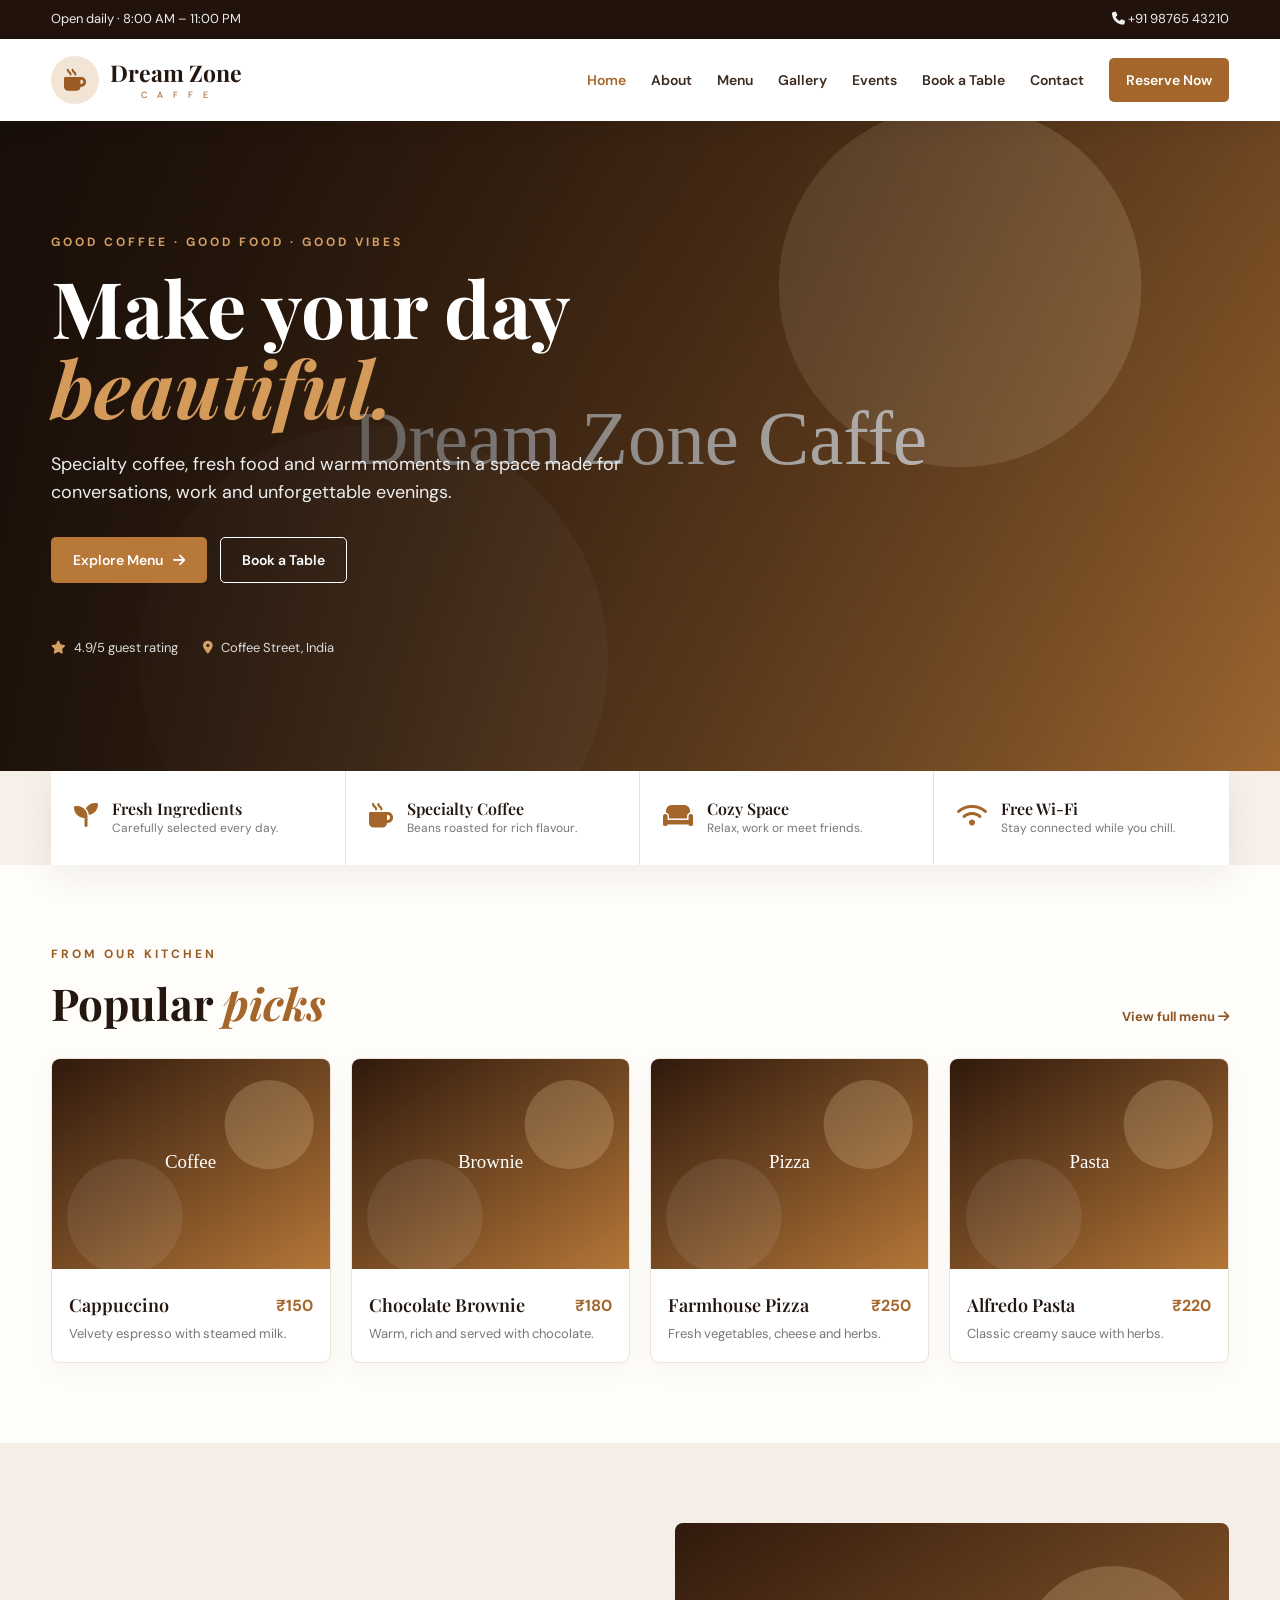
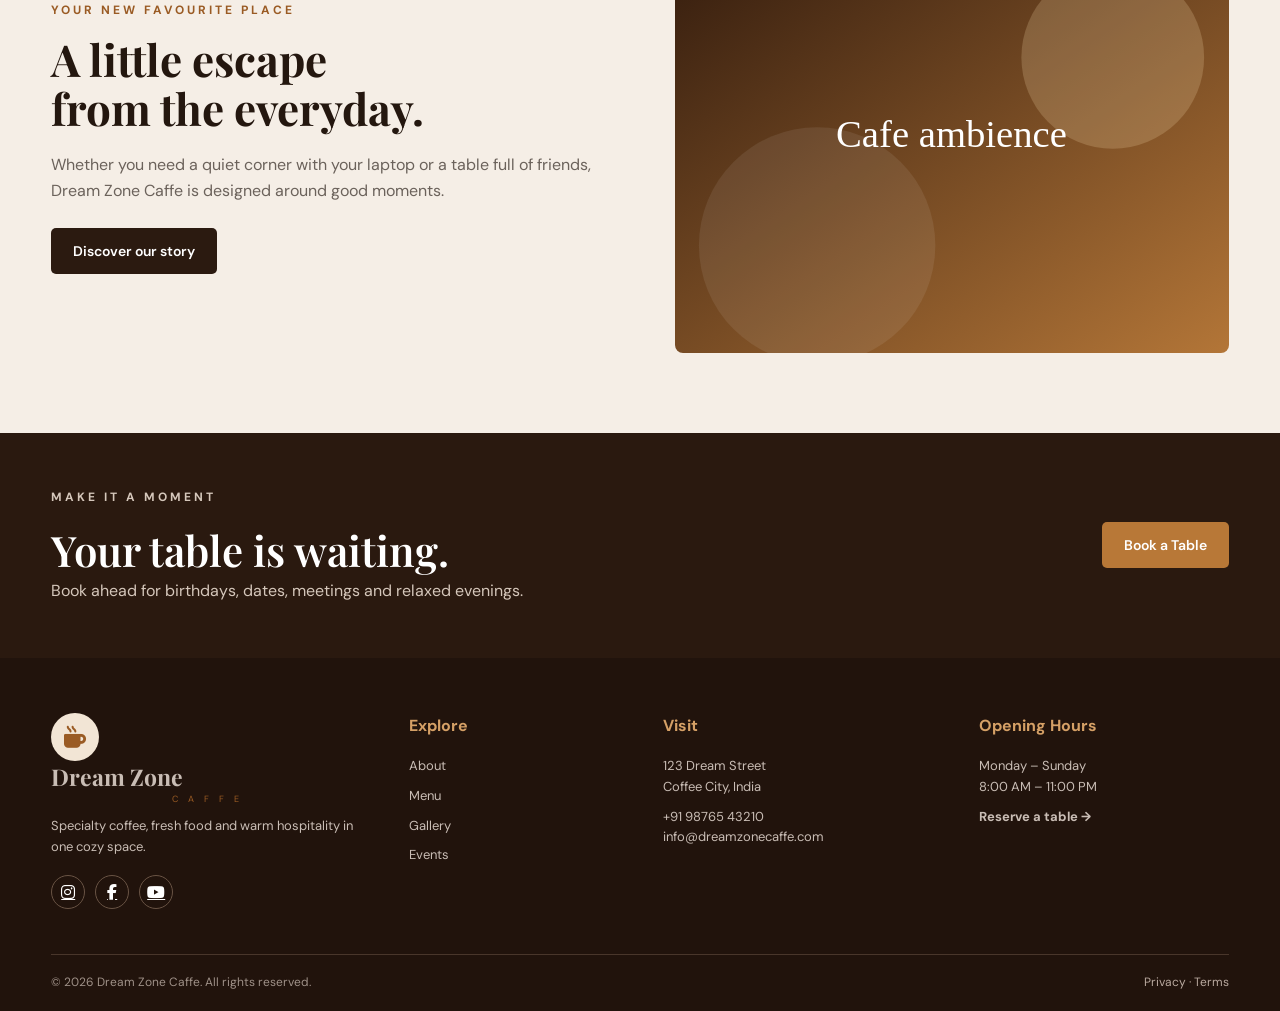
<file: index.html>
<!DOCTYPE html>
<html lang="en">
<head>
<meta charset="UTF-8">
<meta name="viewport" content="width=device-width, initial-scale=1.0">
<title>Dream Zone Caffe | Home</title>
<link rel="stylesheet" href="style.css">
<link rel="preconnect" href="https://fonts.googleapis.com">
<link rel="preconnect" href="https://fonts.gstatic.com" crossorigin>
<link href="https://fonts.googleapis.com/css2?family=DM+Sans:wght@400;500;600;700&family=Playfair+Display:wght@500;600;700&display=swap" rel="stylesheet">
<link rel="stylesheet" href="https://cdnjs.cloudflare.com/ajax/libs/font-awesome/6.5.2/css/all.min.css">
</head>
<body>
<div class="topbar"><div>Open daily · 8:00 AM – 11:00 PM</div><div><i class="fa-solid fa-phone"></i> +91 98765 43210</div></div>
<header class="header">
<a class="brand" href="index.html"><span class="brand-mark"><i class="fa-solid fa-mug-hot"></i></span><span><strong>Dream Zone</strong><small>C A F F E</small></span></a>
<button class="menu-toggle" aria-label="Open menu"><i class="fa-solid fa-bars"></i></button>
<nav class="nav">
<a class="active" href="index.html">Home</a><a href="about.html">About</a><a href="menu.html">Menu</a><a href="gallery.html">Gallery</a><a href="events.html">Events</a><a href="booking.html">Book a Table</a><a href="contact.html">Contact</a>
<a class="nav-cta" href="booking.html">Reserve Now</a>
</nav>
</header>

<main>
<section class="hero">
<div class="hero-overlay"></div>
<div class="container hero-content">
<p class="eyebrow">GOOD COFFEE · GOOD FOOD · GOOD VIBES</p>
<h1>Make your day<br><span>beautiful.</span></h1>
<p class="hero-text">Specialty coffee, fresh food and warm moments in a space made for conversations, work and unforgettable evenings.</p>
<div class="hero-actions"><a class="btn btn-primary" href="menu.html">Explore Menu <i class="fa-solid fa-arrow-right"></i></a><a class="btn btn-light-outline" href="booking.html">Book a Table</a></div>
<div class="hero-meta"><span><i class="fa-solid fa-star"></i> 4.9/5 guest rating</span><span><i class="fa-solid fa-location-dot"></i> Coffee Street, India</span></div>
</div>
</section>

<section class="features section">
<div class="container feature-grid">
<div class="feature"><i class="fa-solid fa-seedling"></i><div><h3>Fresh Ingredients</h3><p>Carefully selected every day.</p></div></div>
<div class="feature"><i class="fa-solid fa-mug-hot"></i><div><h3>Specialty Coffee</h3><p>Beans roasted for rich flavour.</p></div></div>
<div class="feature"><i class="fa-solid fa-couch"></i><div><h3>Cozy Space</h3><p>Relax, work or meet friends.</p></div></div>
<div class="feature"><i class="fa-solid fa-wifi"></i><div><h3>Free Wi-Fi</h3><p>Stay connected while you chill.</p></div></div>
</div>
</section>

<section class="section">
<div class="container section-head"><div><p class="eyebrow dark">FROM OUR KITCHEN</p><h2>Popular <span>picks</span></h2></div><a class="text-link" href="menu.html">View full menu <i class="fa-solid fa-arrow-right"></i></a></div>
<div class="container cards-4">
<article class="food-card"><img src="images/coffee.svg" alt="Cappuccino"><div><div class="food-top"><h3>Cappuccino</h3><strong>₹150</strong></div><p>Velvety espresso with steamed milk.</p></div></article>
<article class="food-card"><img src="images/brownie.svg" alt="Chocolate brownie"><div><div class="food-top"><h3>Chocolate Brownie</h3><strong>₹180</strong></div><p>Warm, rich and served with chocolate.</p></div></article>
<article class="food-card"><img src="images/pizza.svg" alt="Farmhouse pizza"><div><div class="food-top"><h3>Farmhouse Pizza</h3><strong>₹250</strong></div><p>Fresh vegetables, cheese and herbs.</p></div></article>
<article class="food-card"><img src="images/pasta.svg" alt="Alfredo pasta"><div><div class="food-top"><h3>Alfredo Pasta</h3><strong>₹220</strong></div><p>Classic creamy sauce with herbs.</p></div></article>
</div>
</section>

<section class="split section muted">
<div class="container split-grid">
<div><p class="eyebrow dark">YOUR NEW FAVOURITE PLACE</p><h2>A little escape<br>from the everyday.</h2><p class="lead">Whether you need a quiet corner with your laptop or a table full of friends, Dream Zone Caffe is designed around good moments.</p><a class="btn btn-dark" href="about.html">Discover our story</a></div>
<div class="image-frame"><img src="images/cafe1.svg" alt="Dream Zone Caffe interior"></div>
</div>
</section>

<section class="booking-banner">
<div class="container booking-inner"><div><p class="eyebrow">MAKE IT A MOMENT</p><h2>Your table is waiting.</h2><p>Book ahead for birthdays, dates, meetings and relaxed evenings.</p></div><a class="btn btn-primary" href="booking.html">Book a Table</a></div>
</section>
</main>
<footer>
<div class="container footer-grid">
<div><a class="brand footer-brand" href="index.html"><span class="brand-mark"><i class="fa-solid fa-mug-hot"></i></span><span><strong>Dream Zone</strong><small>C A F F E</small></span></a><p>Specialty coffee, fresh food and warm hospitality in one cozy space.</p><div class="socials"><a href="#"><i class="fa-brands fa-instagram"></i></a><a href="#"><i class="fa-brands fa-facebook-f"></i></a><a href="#"><i class="fa-brands fa-youtube"></i></a></div></div>
<div><h4>Explore</h4><a href="about.html">About</a><a href="menu.html">Menu</a><a href="gallery.html">Gallery</a><a href="events.html">Events</a></div>
<div><h4>Visit</h4><p>123 Dream Street<br>Coffee City, India</p><p>+91 98765 43210<br>info@dreamzonecaffe.com</p></div>
<div><h4>Opening Hours</h4><p>Monday – Sunday<br>8:00 AM – 11:00 PM</p><a class="text-link" href="booking.html">Reserve a table →</a></div>
</div>
<div class="container copyright"><span>© 2026 Dream Zone Caffe. All rights reserved.</span><span>Privacy · Terms</span></div>
</footer>
<script src="script.js"></script>
</body>
</html>
</file>
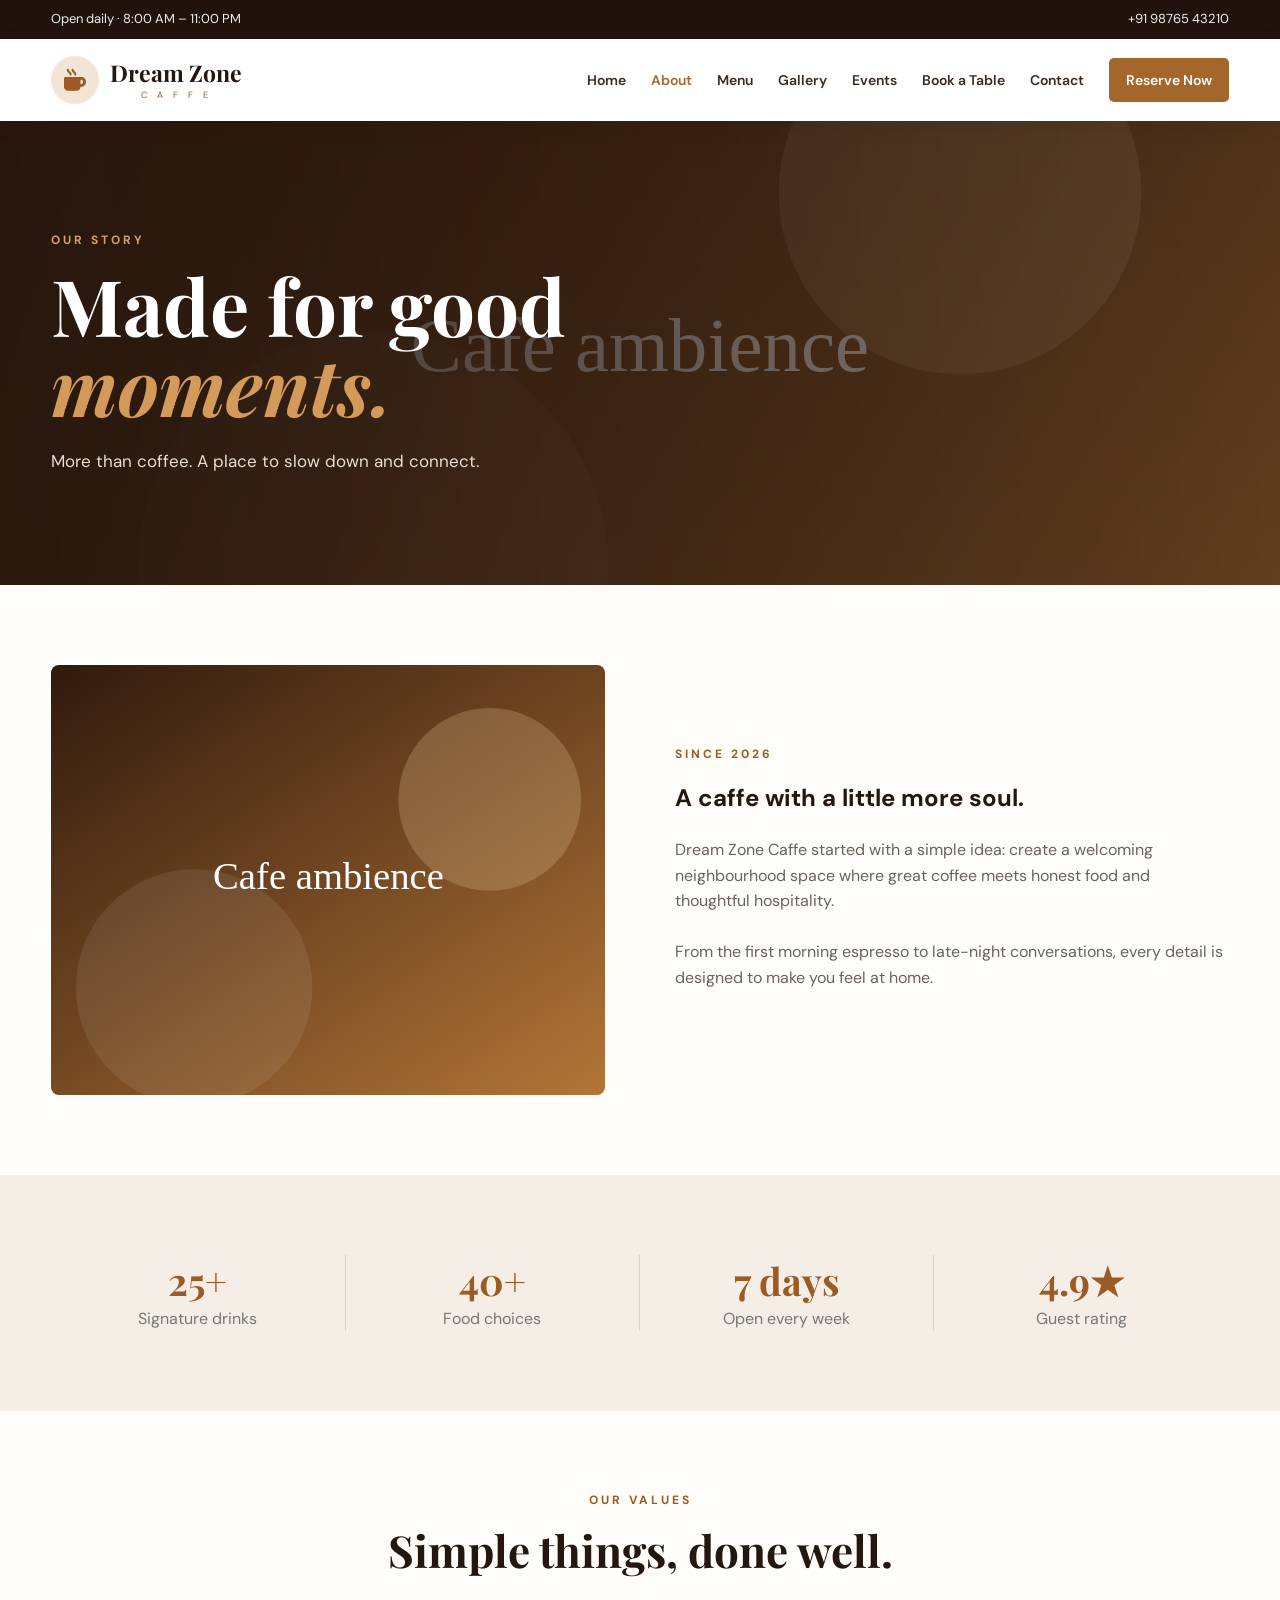
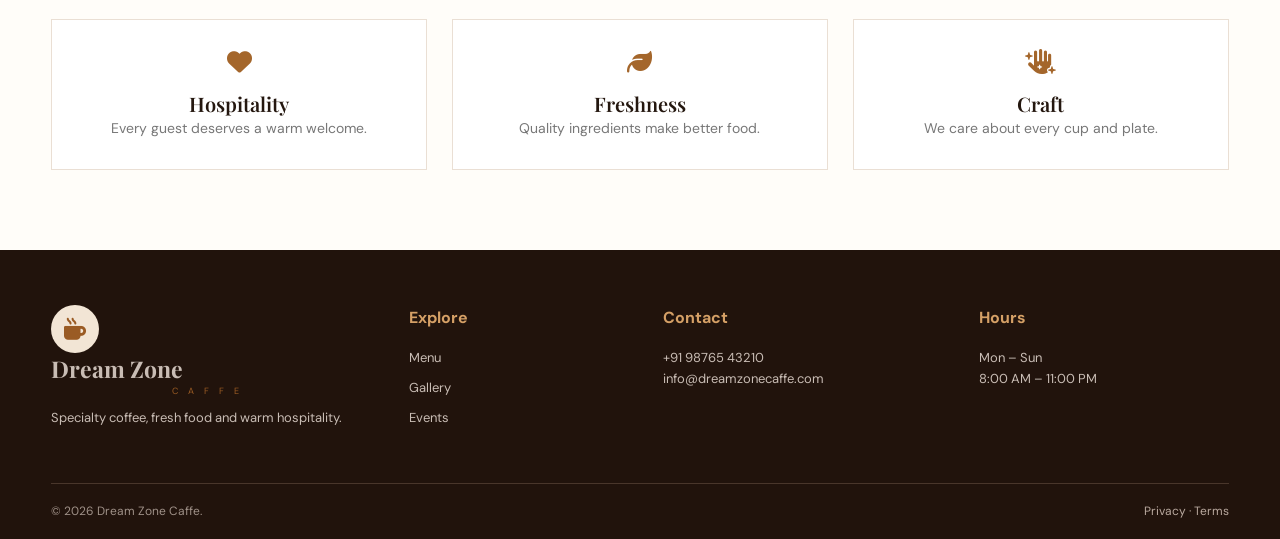
<file: about.html>
<!DOCTYPE html>
<html lang="en"><head>
<meta charset="UTF-8"><meta name="viewport" content="width=device-width, initial-scale=1.0"><title>About | Dream Zone Caffe</title>
<link rel="stylesheet" href="style.css"><link href="https://fonts.googleapis.com/css2?family=DM+Sans:wght@400;500;600;700&family=Playfair+Display:wght@500;600;700&display=swap" rel="stylesheet"><link rel="stylesheet" href="https://cdnjs.cloudflare.com/ajax/libs/font-awesome/6.5.2/css/all.min.css"></head>
<body>
<div class="topbar"><div>Open daily · 8:00 AM – 11:00 PM</div><div>+91 98765 43210</div></div>
<header class="header"><a class="brand" href="index.html"><span class="brand-mark"><i class="fa-solid fa-mug-hot"></i></span><span><strong>Dream Zone</strong><small>C A F F E</small></span></a><button class="menu-toggle"><i class="fa-solid fa-bars"></i></button><nav class="nav"><a href="index.html">Home</a><a class="active" href="about.html">About</a><a href="menu.html">Menu</a><a href="gallery.html">Gallery</a><a href="events.html">Events</a><a href="booking.html">Book a Table</a><a href="contact.html">Contact</a><a class="nav-cta" href="booking.html">Reserve Now</a></nav></header>
<main>
<section class="page-hero"><div class="container"><p class="eyebrow">OUR STORY</p><h1>Made for good<br><span>moments.</span></h1><p>More than coffee. A place to slow down and connect.</p></div></section>
<section class="section"><div class="container split-grid"><div class="image-frame"><img src="images/cafe2.svg" alt="Cafe interior"></div><div><p class="eyebrow dark">SINCE 2026</p><h2>A caffe with a little more soul.</h2><p class="lead">Dream Zone Caffe started with a simple idea: create a welcoming neighbourhood space where great coffee meets honest food and thoughtful hospitality.</p><p class="lead">From the first morning espresso to late-night conversations, every detail is designed to make you feel at home.</p></div></div></section>
<section class="section muted"><div class="container stats"><div><strong>25+</strong><span>Signature drinks</span></div><div><strong>40+</strong><span>Food choices</span></div><div><strong>7 days</strong><span>Open every week</span></div><div><strong>4.9★</strong><span>Guest rating</span></div></div></section>
<section class="section"><div class="container centered"><p class="eyebrow dark">OUR VALUES</p><h2>Simple things, done well.</h2><div class="values"><div><i class="fa-solid fa-heart"></i><h3>Hospitality</h3><p>Every guest deserves a warm welcome.</p></div><div><i class="fa-solid fa-leaf"></i><h3>Freshness</h3><p>Quality ingredients make better food.</p></div><div><i class="fa-solid fa-hand-sparkles"></i><h3>Craft</h3><p>We care about every cup and plate.</p></div></div></div></section>
</main>
<footer><div class="container footer-grid"><div><a class="brand footer-brand" href="index.html"><span class="brand-mark"><i class="fa-solid fa-mug-hot"></i></span><span><strong>Dream Zone</strong><small>C A F F E</small></span></a><p>Specialty coffee, fresh food and warm hospitality.</p></div><div><h4>Explore</h4><a href="menu.html">Menu</a><a href="gallery.html">Gallery</a><a href="events.html">Events</a></div><div><h4>Contact</h4><p>+91 98765 43210<br>info@dreamzonecaffe.com</p></div><div><h4>Hours</h4><p>Mon – Sun<br>8:00 AM – 11:00 PM</p></div></div><div class="container copyright"><span>© 2026 Dream Zone Caffe.</span><span>Privacy · Terms</span></div></footer><script src="script.js"></script></body></html>
</file>
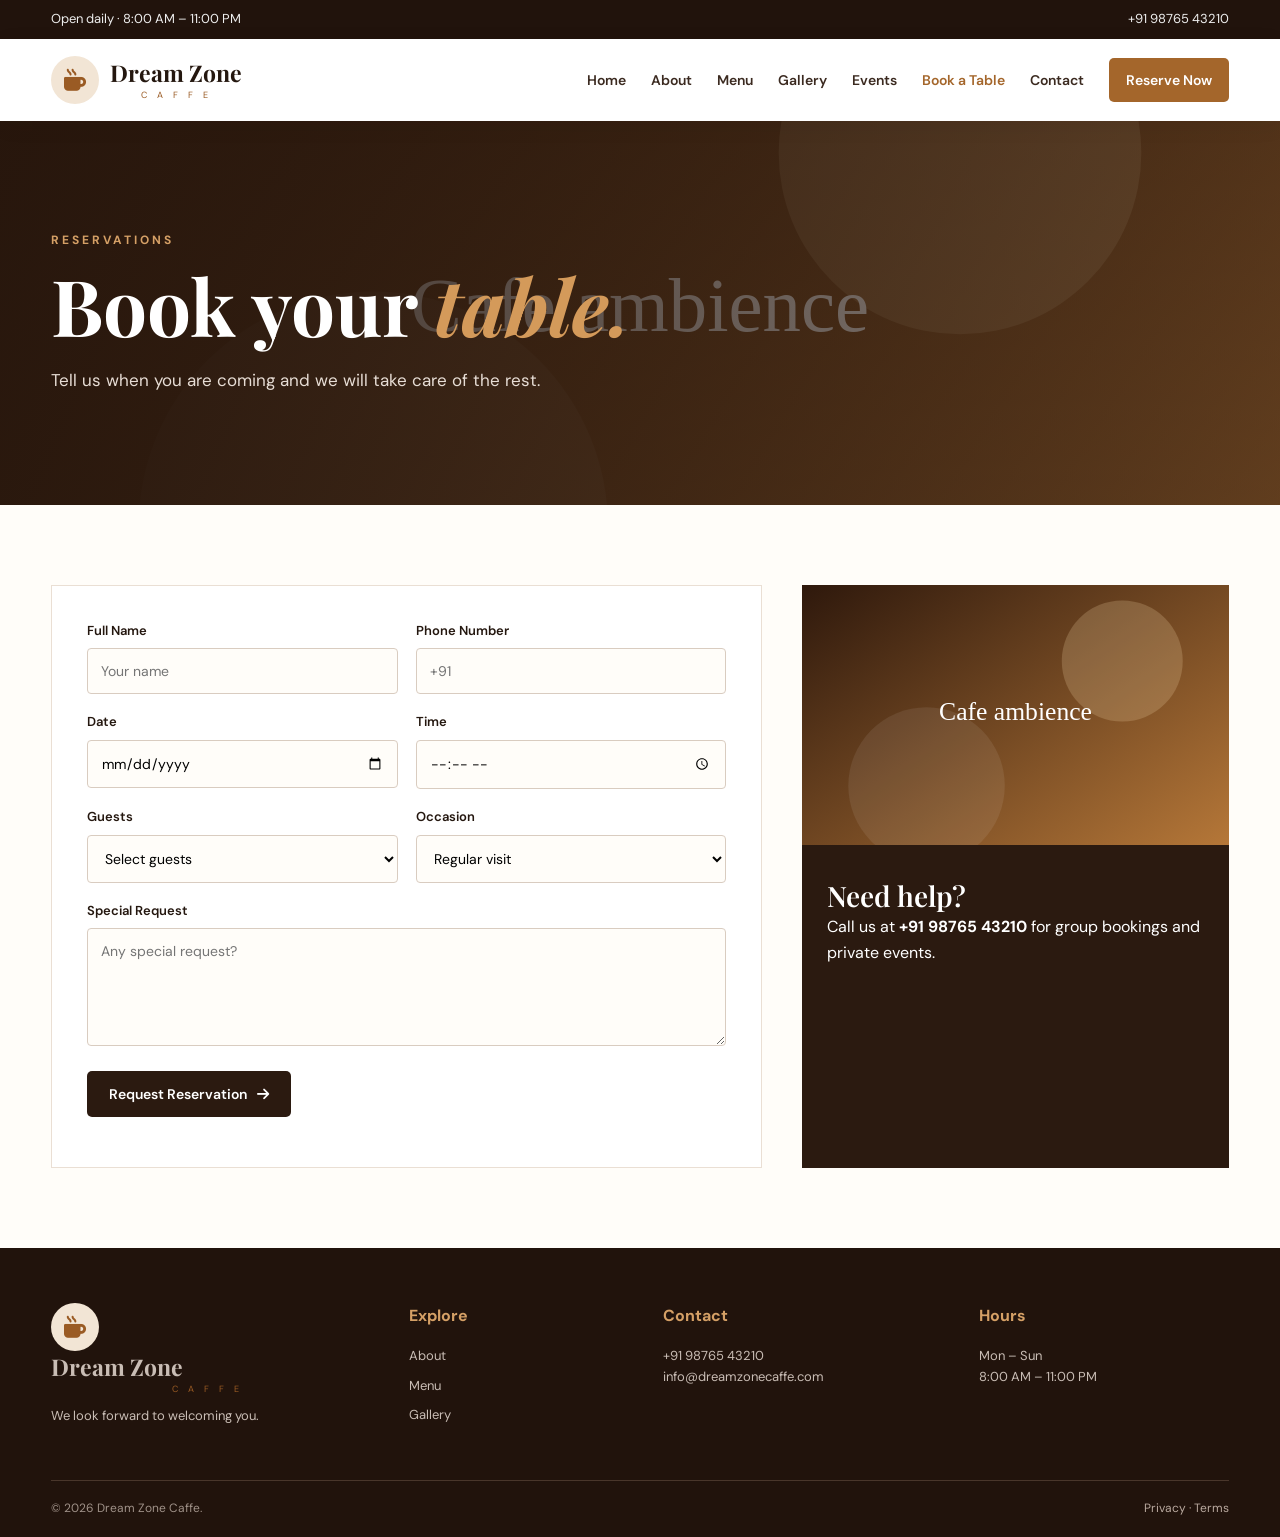
<file: booking.html>
<!DOCTYPE html>
<html lang="en"><head><meta charset="UTF-8"><meta name="viewport" content="width=device-width, initial-scale=1.0"><title>Book a Table | Dream Zone Caffe</title><link rel="stylesheet" href="style.css"><link href="https://fonts.googleapis.com/css2?family=DM+Sans:wght@400;500;600;700&family=Playfair+Display:wght@500;600;700&display=swap" rel="stylesheet"><link rel="stylesheet" href="https://cdnjs.cloudflare.com/ajax/libs/font-awesome/6.5.2/css/all.min.css"></head>
<body><div class="topbar"><div>Open daily · 8:00 AM – 11:00 PM</div><div>+91 98765 43210</div></div><header class="header"><a class="brand" href="index.html"><span class="brand-mark"><i class="fa-solid fa-mug-hot"></i></span><span><strong>Dream Zone</strong><small>C A F F E</small></span></a><button class="menu-toggle"><i class="fa-solid fa-bars"></i></button><nav class="nav"><a href="index.html">Home</a><a href="about.html">About</a><a href="menu.html">Menu</a><a href="gallery.html">Gallery</a><a href="events.html">Events</a><a class="active" href="booking.html">Book a Table</a><a href="contact.html">Contact</a><a class="nav-cta" href="booking.html">Reserve Now</a></nav></header>
<main><section class="page-hero"><div class="container"><p class="eyebrow">RESERVATIONS</p><h1>Book your <span>table.</span></h1><p>Tell us when you are coming and we will take care of the rest.</p></div></section><section class="section"><div class="container form-wrap"><form class="booking-form" id="bookingForm"><div class="form-row"><label>Full Name<input type="text" required placeholder="Your name"></label><label>Phone Number<input type="tel" required placeholder="+91"></label></div><div class="form-row"><label>Date<input type="date" required></label><label>Time<input type="time" required></label></div><div class="form-row"><label>Guests<select required><option value="">Select guests</option><option>1</option><option>2</option><option>3</option><option>4</option><option>5+</option></select></label><label>Occasion<select><option>Regular visit</option><option>Birthday</option><option>Meeting</option><option>Date</option><option>Private event</option></select></label></div><label>Special Request<textarea rows="5" placeholder="Any special request?"></textarea></label><button class="btn btn-dark" type="submit">Request Reservation <i class="fa-solid fa-arrow-right"></i></button><p class="form-message" id="bookingMessage"></p></form><aside class="form-side"><img src="images/cafe3.svg" alt="Cafe ambience"><div><h2>Need help?</h2><p>Call us at <strong>+91 98765 43210</strong> for group bookings and private events.</p></div></aside></div></section></main>
<footer><div class="container footer-grid"><div><a class="brand footer-brand" href="index.html"><span class="brand-mark"><i class="fa-solid fa-mug-hot"></i></span><span><strong>Dream Zone</strong><small>C A F F E</small></span></a><p>We look forward to welcoming you.</p></div><div><h4>Explore</h4><a href="about.html">About</a><a href="menu.html">Menu</a><a href="gallery.html">Gallery</a></div><div><h4>Contact</h4><p>+91 98765 43210<br>info@dreamzonecaffe.com</p></div><div><h4>Hours</h4><p>Mon – Sun<br>8:00 AM – 11:00 PM</p></div></div><div class="container copyright"><span>© 2026 Dream Zone Caffe.</span><span>Privacy · Terms</span></div></footer><script src="script.js"></script></body></html>
</file>
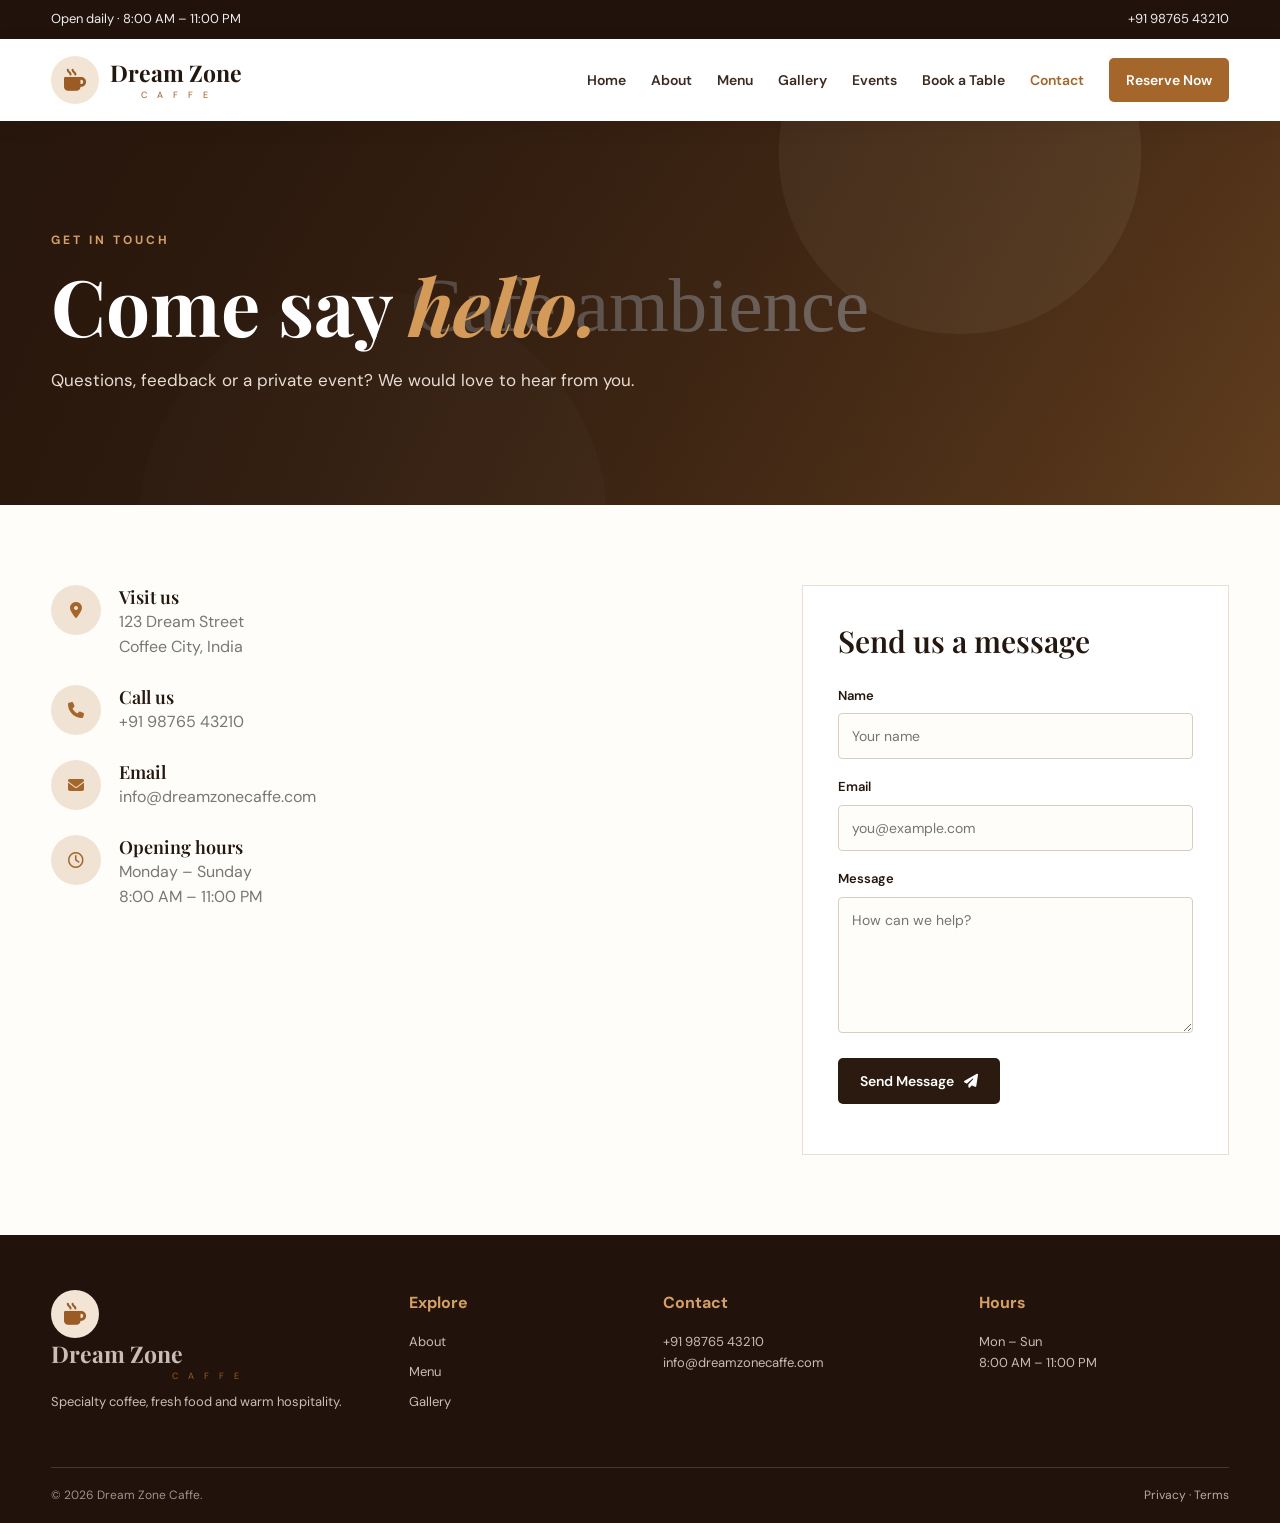
<file: contact.html>
<!DOCTYPE html>
<html lang="en"><head><meta charset="UTF-8"><meta name="viewport" content="width=device-width, initial-scale=1.0"><title>Contact | Dream Zone Caffe</title><link rel="stylesheet" href="style.css"><link href="https://fonts.googleapis.com/css2?family=DM+Sans:wght@400;500;600;700&family=Playfair+Display:wght@500;600;700&display=swap" rel="stylesheet"><link rel="stylesheet" href="https://cdnjs.cloudflare.com/ajax/libs/font-awesome/6.5.2/css/all.min.css"></head>
<body><div class="topbar"><div>Open daily · 8:00 AM – 11:00 PM</div><div>+91 98765 43210</div></div><header class="header"><a class="brand" href="index.html"><span class="brand-mark"><i class="fa-solid fa-mug-hot"></i></span><span><strong>Dream Zone</strong><small>C A F F E</small></span></a><button class="menu-toggle"><i class="fa-solid fa-bars"></i></button><nav class="nav"><a href="index.html">Home</a><a href="about.html">About</a><a href="menu.html">Menu</a><a href="gallery.html">Gallery</a><a href="events.html">Events</a><a href="booking.html">Book a Table</a><a class="active" href="contact.html">Contact</a><a class="nav-cta" href="booking.html">Reserve Now</a></nav></header>
<main><section class="page-hero"><div class="container"><p class="eyebrow">GET IN TOUCH</p><h1>Come say <span>hello.</span></h1><p>Questions, feedback or a private event? We would love to hear from you.</p></div></section><section class="section"><div class="container contact-grid"><div class="contact-info"><div><i class="fa-solid fa-location-dot"></i><div><h3>Visit us</h3><p>123 Dream Street<br>Coffee City, India</p></div></div><div><i class="fa-solid fa-phone"></i><div><h3>Call us</h3><p>+91 98765 43210</p></div></div><div><i class="fa-solid fa-envelope"></i><div><h3>Email</h3><p>info@dreamzonecaffe.com</p></div></div><div><i class="fa-regular fa-clock"></i><div><h3>Opening hours</h3><p>Monday – Sunday<br>8:00 AM – 11:00 PM</p></div></div></div><form class="contact-form" id="contactForm"><h2>Send us a message</h2><label>Name<input type="text" required placeholder="Your name"></label><label>Email<input type="email" required placeholder="you@example.com"></label><label>Message<textarea rows="6" required placeholder="How can we help?"></textarea></label><button class="btn btn-dark" type="submit">Send Message <i class="fa-solid fa-paper-plane"></i></button><p class="form-message" id="contactMessage"></p></form></div></section></main>
<footer><div class="container footer-grid"><div><a class="brand footer-brand" href="index.html"><span class="brand-mark"><i class="fa-solid fa-mug-hot"></i></span><span><strong>Dream Zone</strong><small>C A F F E</small></span></a><p>Specialty coffee, fresh food and warm hospitality.</p></div><div><h4>Explore</h4><a href="about.html">About</a><a href="menu.html">Menu</a><a href="gallery.html">Gallery</a></div><div><h4>Contact</h4><p>+91 98765 43210<br>info@dreamzonecaffe.com</p></div><div><h4>Hours</h4><p>Mon – Sun<br>8:00 AM – 11:00 PM</p></div></div><div class="container copyright"><span>© 2026 Dream Zone Caffe.</span><span>Privacy · Terms</span></div></footer><script src="script.js"></script></body></html>
</file>
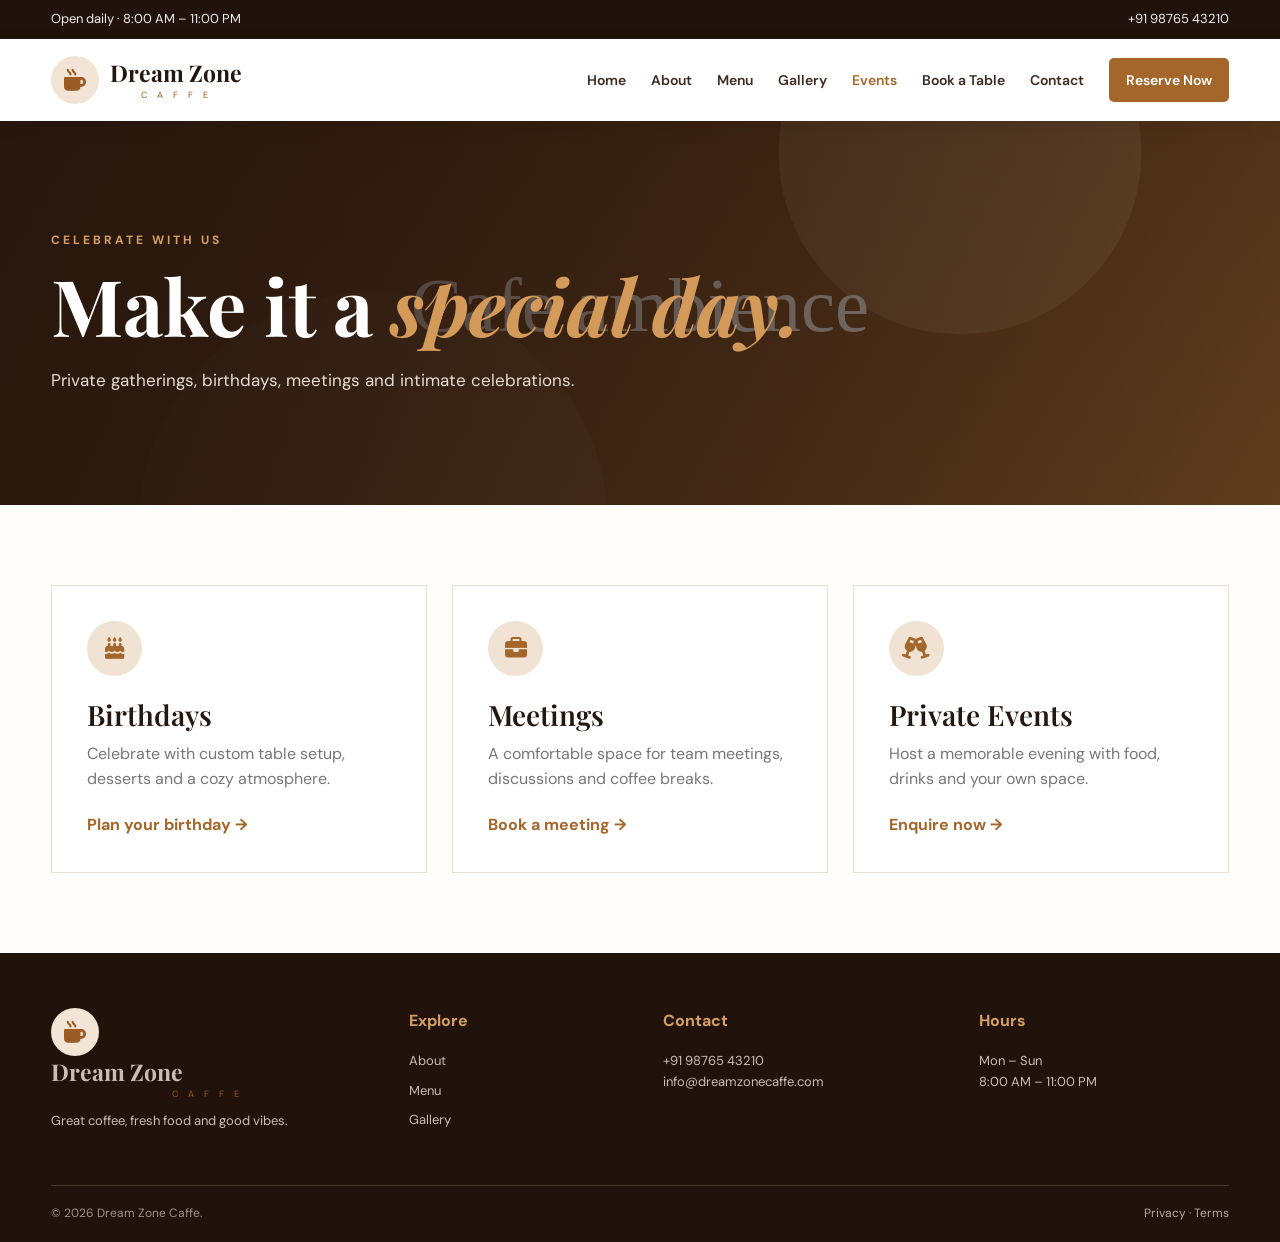
<file: events.html>
<!DOCTYPE html>
<html lang="en"><head><meta charset="UTF-8"><meta name="viewport" content="width=device-width, initial-scale=1.0"><title>Events | Dream Zone Caffe</title><link rel="stylesheet" href="style.css"><link href="https://fonts.googleapis.com/css2?family=DM+Sans:wght@400;500;600;700&family=Playfair+Display:wght@500;600;700&display=swap" rel="stylesheet"><link rel="stylesheet" href="https://cdnjs.cloudflare.com/ajax/libs/font-awesome/6.5.2/css/all.min.css"></head>
<body><div class="topbar"><div>Open daily · 8:00 AM – 11:00 PM</div><div>+91 98765 43210</div></div><header class="header"><a class="brand" href="index.html"><span class="brand-mark"><i class="fa-solid fa-mug-hot"></i></span><span><strong>Dream Zone</strong><small>C A F F E</small></span></a><button class="menu-toggle"><i class="fa-solid fa-bars"></i></button><nav class="nav"><a href="index.html">Home</a><a href="about.html">About</a><a href="menu.html">Menu</a><a href="gallery.html">Gallery</a><a class="active" href="events.html">Events</a><a href="booking.html">Book a Table</a><a href="contact.html">Contact</a><a class="nav-cta" href="booking.html">Reserve Now</a></nav></header>
<main><section class="page-hero"><div class="container"><p class="eyebrow">CELEBRATE WITH US</p><h1>Make it a <span>special day.</span></h1><p>Private gatherings, birthdays, meetings and intimate celebrations.</p></div></section><section class="section"><div class="container event-grid"><article class="event-card"><div class="event-icon"><i class="fa-solid fa-cake-candles"></i></div><h2>Birthdays</h2><p>Celebrate with custom table setup, desserts and a cozy atmosphere.</p><a href="booking.html">Plan your birthday →</a></article><article class="event-card"><div class="event-icon"><i class="fa-solid fa-briefcase"></i></div><h2>Meetings</h2><p>A comfortable space for team meetings, discussions and coffee breaks.</p><a href="booking.html">Book a meeting →</a></article><article class="event-card"><div class="event-icon"><i class="fa-solid fa-champagne-glasses"></i></div><h2>Private Events</h2><p>Host a memorable evening with food, drinks and your own space.</p><a href="booking.html">Enquire now →</a></article></div></section></main>
<footer><div class="container footer-grid"><div><a class="brand footer-brand" href="index.html"><span class="brand-mark"><i class="fa-solid fa-mug-hot"></i></span><span><strong>Dream Zone</strong><small>C A F F E</small></span></a><p>Great coffee, fresh food and good vibes.</p></div><div><h4>Explore</h4><a href="about.html">About</a><a href="menu.html">Menu</a><a href="gallery.html">Gallery</a></div><div><h4>Contact</h4><p>+91 98765 43210<br>info@dreamzonecaffe.com</p></div><div><h4>Hours</h4><p>Mon – Sun<br>8:00 AM – 11:00 PM</p></div></div><div class="container copyright"><span>© 2026 Dream Zone Caffe.</span><span>Privacy · Terms</span></div></footer><script src="script.js"></script></body></html>
</file>
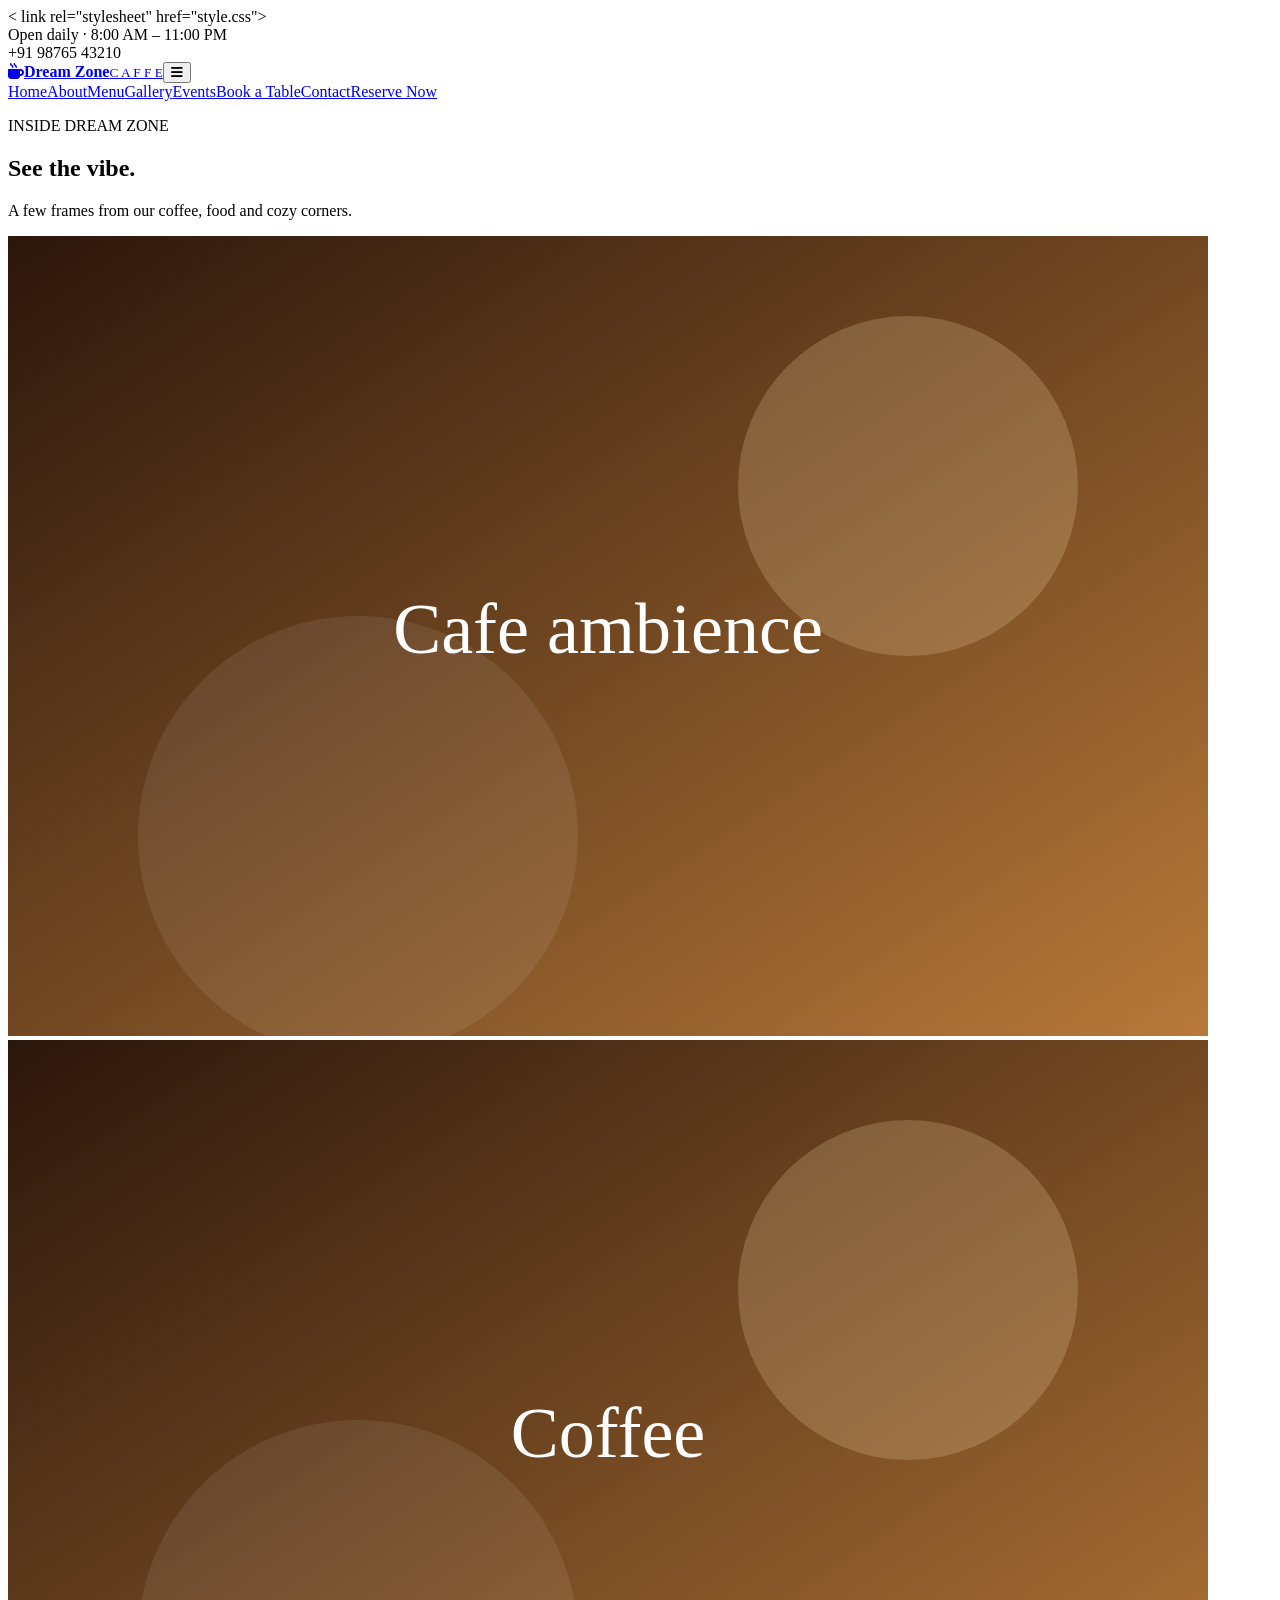
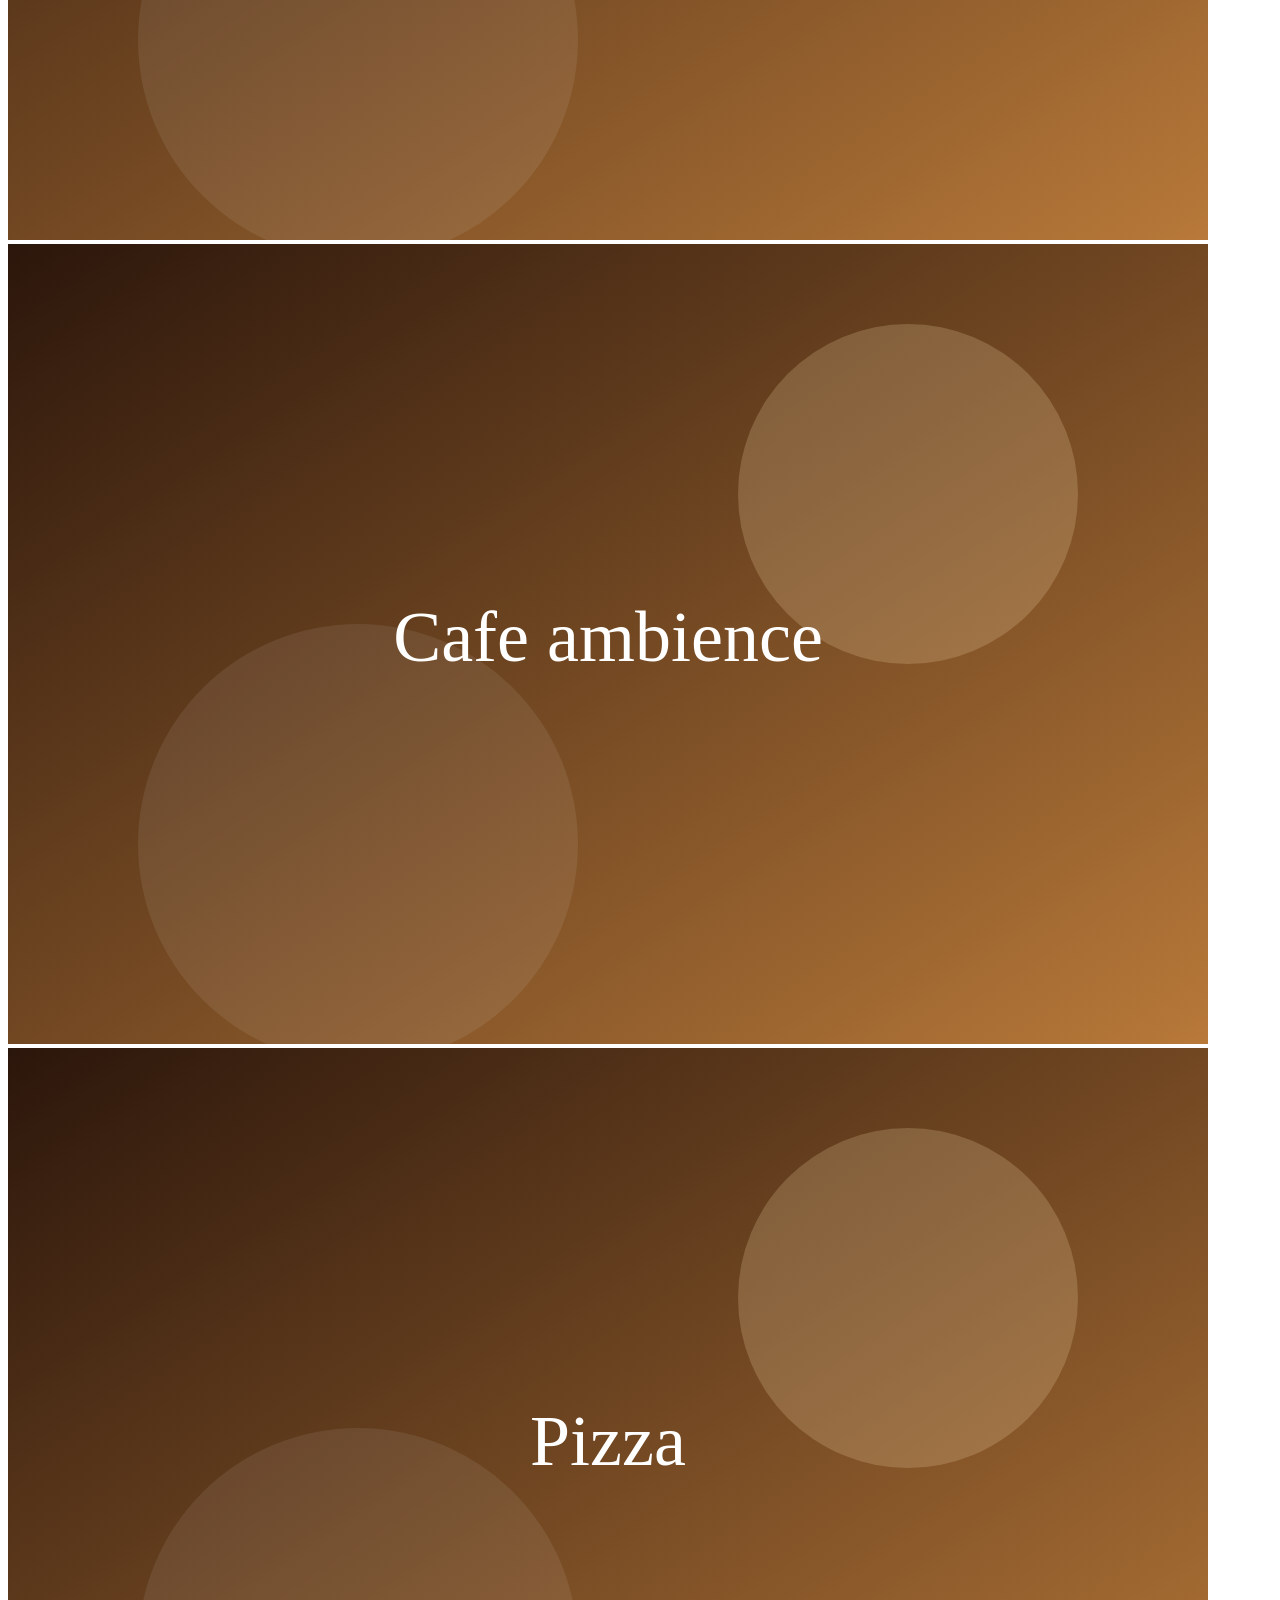
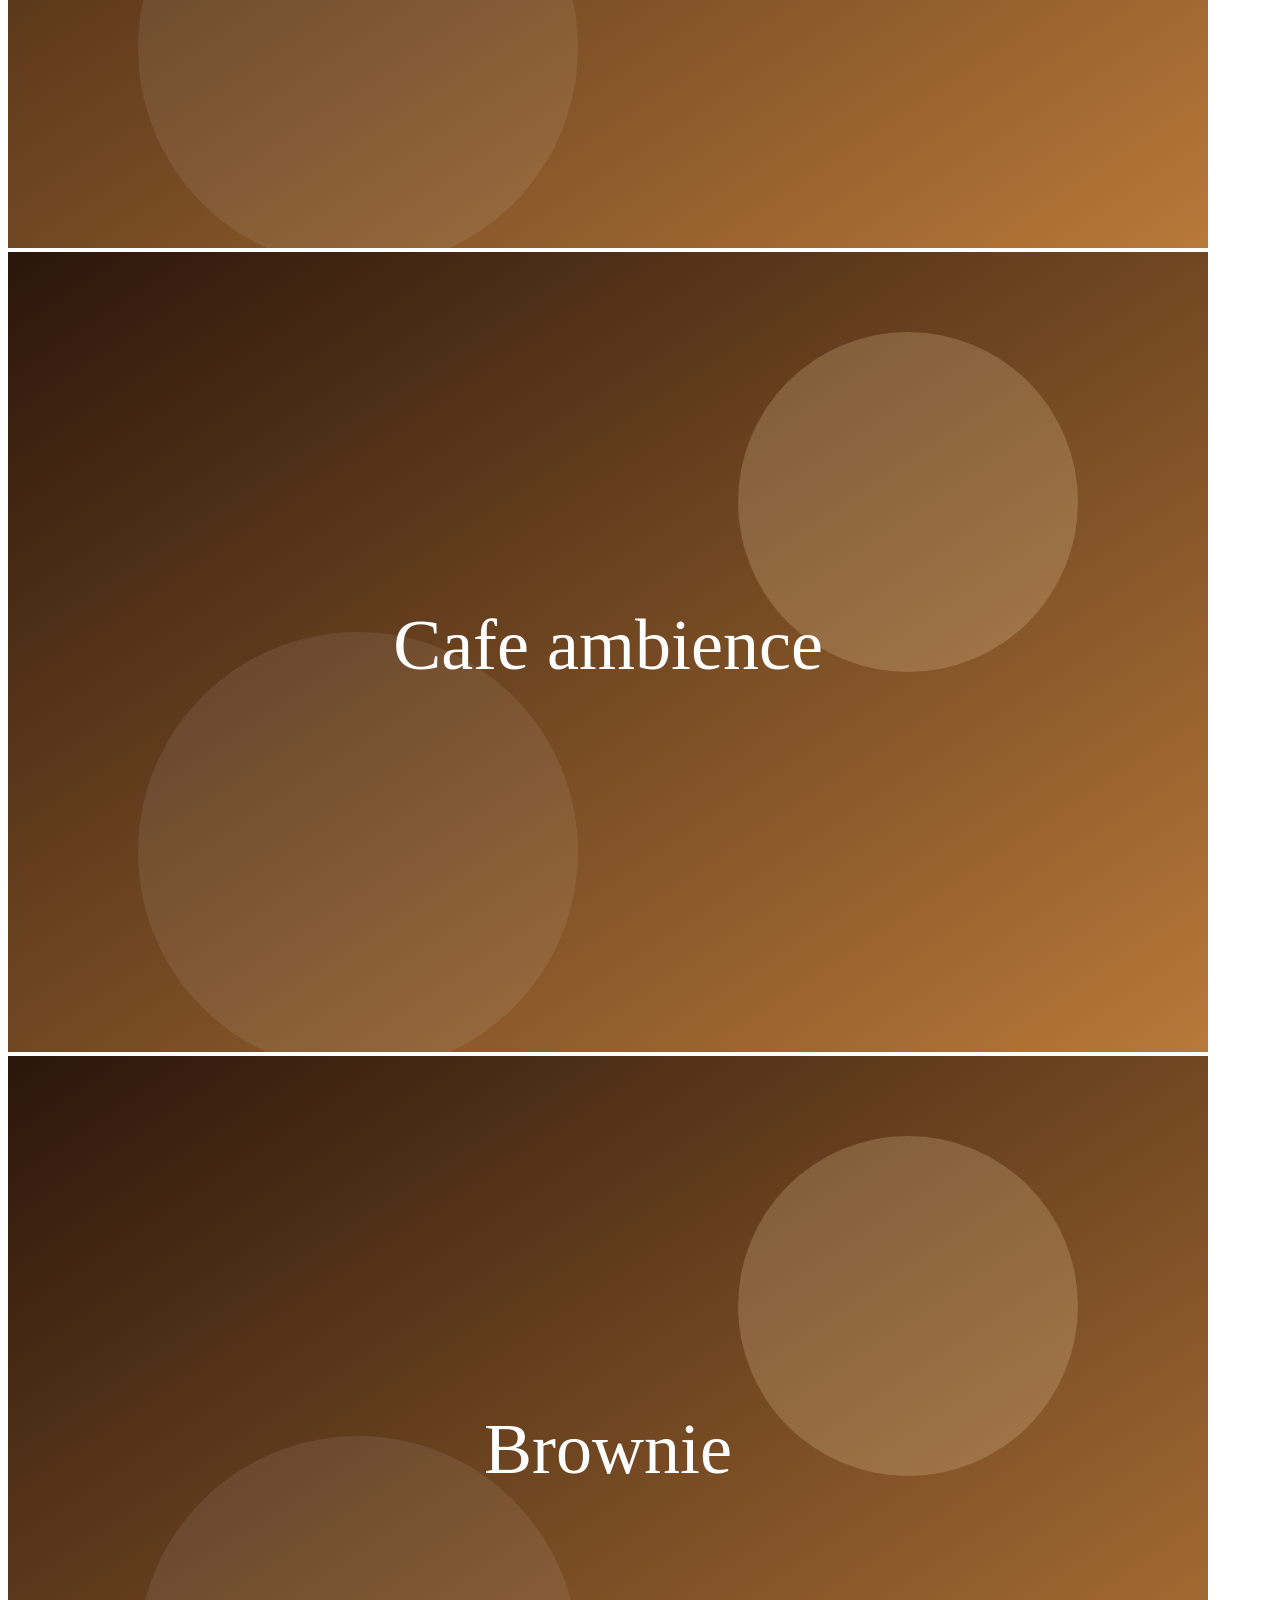
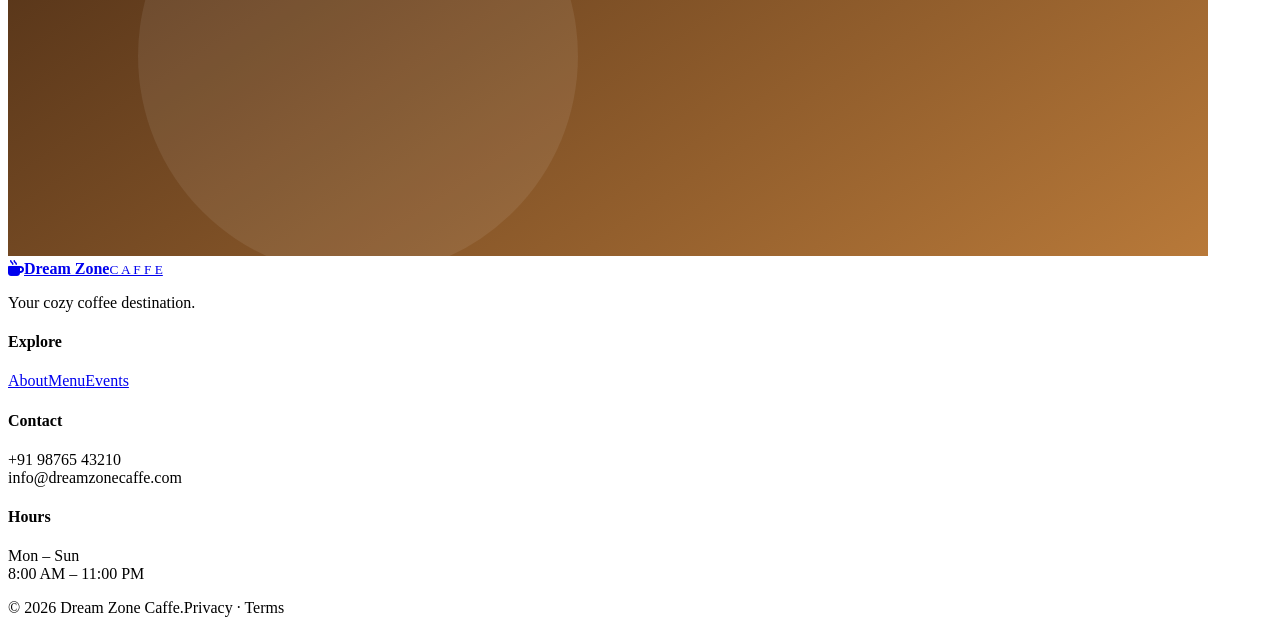
<file: gallery.html>
<!DOCTYPE html>
<html lang="en">
  <head>
    <meta charset="UTF-8">
    <meta name="viewport" content="width=device-width, initial-scale=1.0">
    <title>Gallery | Dream Zone Caffe</title><
    link rel="stylesheet" href="style.css">
    <link href="https://fonts.googleapis.com/css2?family=DM+Sans:wght@400;500;600;700&family=Playfair+Display:wght@500;600;700&display=swap" rel="stylesheet">
    <link rel="stylesheet" href="https://cdnjs.cloudflare.com/ajax/libs/font-awesome/6.5.2/css/all.min.css">
  </head>
<body>
  <div class="topbar">
    <div>Open daily · 8:00 AM – 11:00 PM</div
      <div>+91 98765 43210</div></div><header class="header"><a class="brand" href="index.html">
        <span class="brand-mark">
          <i class="fa-solid fa-mug-hot"></i></span><span><strong>Dream Zone</strong><small>C A F F E</small></span></a><button class="menu-toggle"><i class="fa-solid fa-bars"></i></button><nav class="nav"><a href="index.html">Home</a><a href="about.html">About</a><a href="menu.html">Menu</a><a class="active" href="gallery.html">Gallery</a><a href="events.html">Events</a><a href="booking.html">Book a Table</a><a href="contact.html">Contact</a><a class="nav-cta" href="booking.html">Reserve Now</a></nav></header>
<main><section class="page-hero"><div class="container"><p class="eyebrow">INSIDE DREAM ZONE</p><h1>See the <span>vibe.</span></h1><p>A few frames from our coffee, food and cozy corners.</p></div></section><section class="section"><div class="container gallery-grid"><img src="images/cafe1.svg" alt="Cafe interior"><img src="images/coffee.svg" alt="Coffee"><img src="images/cafe2.svg" alt="Cafe seating"><img src="images/pizza.svg" alt="Pizza"><img src="images/cafe3.svg" alt="Cafe ambience"><img src="images/brownie.svg" alt="Brownie"></div></section></main>
<footer><div class="container footer-grid"><div><a class="brand footer-brand" href="index.html"><span class="brand-mark"><i class="fa-solid fa-mug-hot"></i></span><span><strong>Dream Zone</strong><small>C A F F E</small></span></a><p>Your cozy coffee destination.</p></div><div><h4>Explore</h4><a href="about.html">About</a><a href="menu.html">Menu</a><a href="events.html">Events</a></div><div><h4>Contact</h4><p>+91 98765 43210<br>info@dreamzonecaffe.com</p></div><div><h4>Hours</h4><p>Mon – Sun<br>8:00 AM – 11:00 PM</p></div></div><div class="container copyright"><span>© 2026 Dream Zone Caffe.</span><span>Privacy · Terms</span></div></footer><script src="script.js"></script></body></html>
</file>
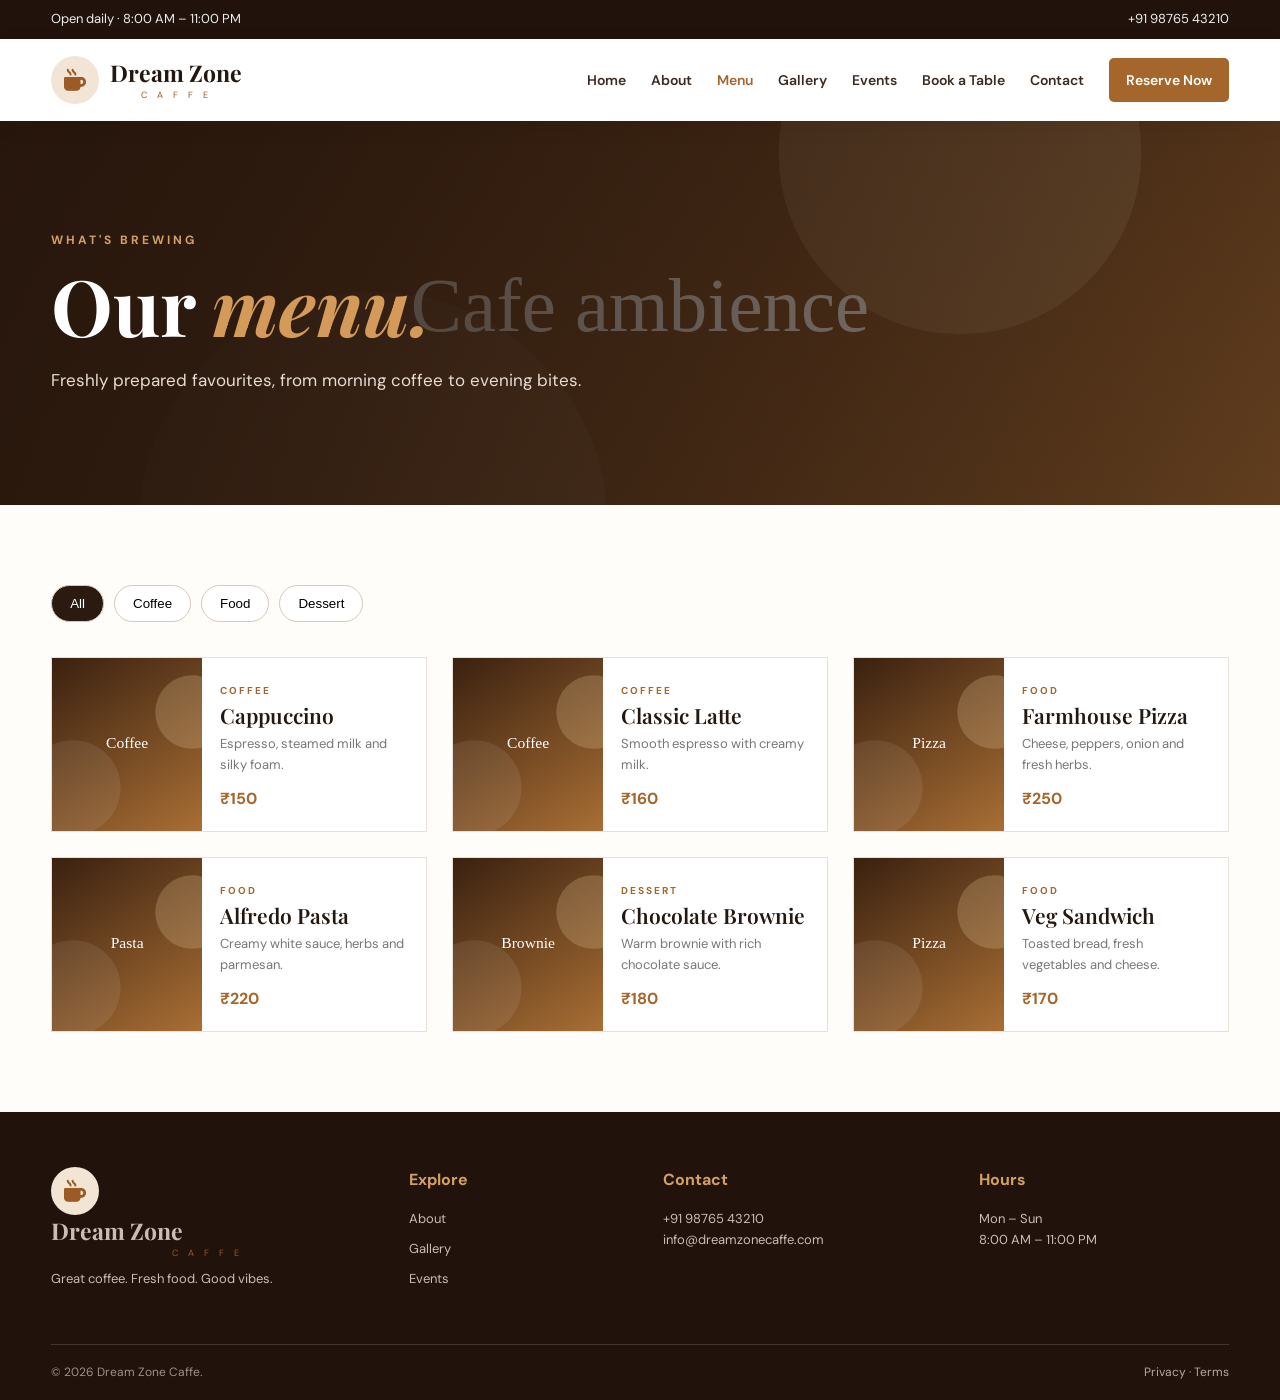
<file: menu.html>
<!DOCTYPE html>
<html lang="en"><head><meta charset="UTF-8"><meta name="viewport" content="width=device-width, initial-scale=1.0"><title>Menu | Dream Zone Caffe</title><link rel="stylesheet" href="style.css"><link href="https://fonts.googleapis.com/css2?family=DM+Sans:wght@400;500;600;700&family=Playfair+Display:wght@500;600;700&display=swap" rel="stylesheet"><link rel="stylesheet" href="https://cdnjs.cloudflare.com/ajax/libs/font-awesome/6.5.2/css/all.min.css"></head>
<body><div class="topbar"><div>Open daily · 8:00 AM – 11:00 PM</div><div>+91 98765 43210</div></div><header class="header"><a class="brand" href="index.html"><span class="brand-mark"><i class="fa-solid fa-mug-hot"></i></span><span><strong>Dream Zone</strong><small>C A F F E</small></span></a><button class="menu-toggle"><i class="fa-solid fa-bars"></i></button><nav class="nav"><a href="index.html">Home</a><a href="about.html">About</a><a class="active" href="menu.html">Menu</a><a href="gallery.html">Gallery</a><a href="events.html">Events</a><a href="booking.html">Book a Table</a><a href="contact.html">Contact</a><a class="nav-cta" href="booking.html">Reserve Now</a></nav></header>
<main><section class="page-hero"><div class="container"><p class="eyebrow">WHAT'S BREWING</p><h1>Our <span>menu.</span></h1><p>Freshly prepared favourites, from morning coffee to evening bites.</p></div></section>
<section class="section"><div class="container menu-tabs"><button class="tab active" data-filter="all">All</button><button class="tab" data-filter="coffee">Coffee</button><button class="tab" data-filter="food">Food</button><button class="tab" data-filter="dessert">Dessert</button></div><div class="container menu-grid">
<article class="menu-item" data-category="coffee"><img src="images/coffee.svg"><div><span class="item-tag">COFFEE</span><h3>Cappuccino</h3><p>Espresso, steamed milk and silky foam.</p><strong>₹150</strong></div></article>
<article class="menu-item" data-category="coffee"><img src="images/coffee.svg"><div><span class="item-tag">COFFEE</span><h3>Classic Latte</h3><p>Smooth espresso with creamy milk.</p><strong>₹160</strong></div></article>
<article class="menu-item" data-category="food"><img src="images/pizza.svg"><div><span class="item-tag">FOOD</span><h3>Farmhouse Pizza</h3><p>Cheese, peppers, onion and fresh herbs.</p><strong>₹250</strong></div></article>
<article class="menu-item" data-category="food"><img src="images/pasta.svg"><div><span class="item-tag">FOOD</span><h3>Alfredo Pasta</h3><p>Creamy white sauce, herbs and parmesan.</p><strong>₹220</strong></div></article>
<article class="menu-item" data-category="dessert"><img src="images/brownie.svg"><div><span class="item-tag">DESSERT</span><h3>Chocolate Brownie</h3><p>Warm brownie with rich chocolate sauce.</p><strong>₹180</strong></div></article>
<article class="menu-item" data-category="food"><img src="images/pizza.svg"><div><span class="item-tag">FOOD</span><h3>Veg Sandwich</h3><p>Toasted bread, fresh vegetables and cheese.</p><strong>₹170</strong></div></article>
</div></section></main>
<footer><div class="container footer-grid"><div><a class="brand footer-brand" href="index.html"><span class="brand-mark"><i class="fa-solid fa-mug-hot"></i></span><span><strong>Dream Zone</strong><small>C A F F E</small></span></a><p>Great coffee. Fresh food. Good vibes.</p></div><div><h4>Explore</h4><a href="about.html">About</a><a href="gallery.html">Gallery</a><a href="events.html">Events</a></div><div><h4>Contact</h4><p>+91 98765 43210<br>info@dreamzonecaffe.com</p></div><div><h4>Hours</h4><p>Mon – Sun<br>8:00 AM – 11:00 PM</p></div></div><div class="container copyright"><span>© 2026 Dream Zone Caffe.</span><span>Privacy · Terms</span></div></footer><script src="script.js"></script></body></html>
</file>
<file: style.css>
*{margin:0;padding:0;box-sizing:border-box}html{scroll-behavior:smooth}body{font-family:'DM Sans',sans-serif;color:#24170f;background:#fffdf9;line-height:1.6}.container{width:min(1180px,92%);margin:auto}.topbar{background:#21130c;color:#eee;padding:9px 4%;display:flex;justify-content:space-between;font-size:13px}.header{height:82px;background:#fff;display:flex;align-items:center;justify-content:space-between;padding:0 4%;position:sticky;top:0;z-index:50;box-shadow:0 5px 20px #24170f12}.brand{display:flex;align-items:center;gap:11px;text-decoration:none;color:#24170f}.brand-mark{width:48px;height:48px;border-radius:50%;display:grid;place-items:center;background:#f2e5d5;color:#9a5b24;font-size:22px}.brand strong{display:block;font:700 23px 'Playfair Display',serif}.brand small{display:block;letter-spacing:4px;color:#9a5b24;font-size:9px;text-align:center}.nav{display:flex;align-items:center;gap:25px}.nav a{color:#3b2a20;text-decoration:none;font-size:14px;font-weight:600}.nav a:hover,.nav a.active{color:#a4662b}.nav-cta{background:#a4662b!important;color:#fff!important;padding:11px 17px;border-radius:5px}.menu-toggle{display:none;background:none;border:0;font-size:23px}.hero{min-height:650px;position:relative;background:url('images/hero.svg') center/cover;display:flex;align-items:center}.hero-overlay{position:absolute;inset:0;background:linear-gradient(90deg,#160d08e8 0%,#160d087c 48%,#160d0820 100%)}.hero-content{position:relative;color:#fff;padding:80px 0}.eyebrow{font-size:12px;letter-spacing:3px;font-weight:700;color:#d5a066;margin-bottom:15px}.eyebrow.dark{color:#9a5b24}.hero h1,.page-hero h1{font:700 clamp(48px,7vw,78px)/1.03 'Playfair Display',serif;margin-bottom:22px}.hero h1 span,.page-hero h1 span{color:#d49a5a;font-style:italic}.hero-text{max-width:590px;color:#eee;font-size:18px;margin-bottom:30px}.hero-actions{display:flex;gap:13px;flex-wrap:wrap}.btn{display:inline-flex;align-items:center;gap:10px;padding:13px 21px;border-radius:5px;text-decoration:none;border:1px solid transparent;font:600 14px 'DM Sans',sans-serif;cursor:pointer}.btn-primary{background:#b87837;color:#fff}.btn-dark{background:#2b1a10;color:#fff}.btn-light-outline{border-color:#fff;color:#fff}.hero-meta{display:flex;gap:25px;margin-top:55px;font-size:13px;color:#ddd}.hero-meta i{color:#d5a066;margin-right:5px}.section{padding:80px 0}.features{padding:0;background:#f7f0e8}.feature-grid{display:grid;grid-template-columns:repeat(4,1fr);background:#fff;box-shadow:0 10px 35px #24170f12}.feature{padding:27px 23px;display:flex;gap:14px;border-right:1px solid #eadfd4}.feature:last-child{border:0}.feature>i{color:#a4662b;font-size:24px;margin-top:5px}.feature h3{font:600 16px 'Playfair Display',serif}.feature p{font-size:12px;color:#777}.section-head{display:flex;justify-content:space-between;align-items:end;margin-bottom:30px}.section-head h2,.split h2,.centered h2{font:700 44px/1.1 'Playfair Display',serif}.section-head h2 span{color:#a4662b;font-style:italic}.text-link{color:#8d5527;text-decoration:none;font-weight:700;font-size:13px}.cards-4{display:grid;grid-template-columns:repeat(4,1fr);gap:20px}.food-card{background:#fff;border:1px solid #eee3d8;border-radius:9px;overflow:hidden;box-shadow:0 8px 25px #24170f09}.food-card img{width:100%;height:210px;object-fit:cover}.food-card>div{padding:17px}.food-top{display:flex;justify-content:space-between;gap:10px}.food-top h3{font:600 18px 'Playfair Display',serif}.food-top strong{color:#a4662b}.food-card p{color:#777;font-size:13px;margin-top:5px}.muted{background:#f5eee6}.split-grid{display:grid;grid-template-columns:1fr 1fr;gap:70px;align-items:center}.lead{color:#6b625b;font-size:16px;margin:20px 0 25px}.image-frame{overflow:hidden;border-radius:8px}.image-frame img{width:100%;height:430px;object-fit:cover;display:block}.booking-banner{background:#2a190f;color:#fff;padding:55px 0}.booking-inner{display:flex;align-items:center;justify-content:space-between;gap:30px}.booking-inner h2{font:600 42px 'Playfair Display',serif}.booking-inner p{color:#d5c7bb}.page-hero{padding:110px 0;background:linear-gradient(90deg,#25150ce8,#25150c88),url('images/cafe2.svg') center/cover;color:#fff}.page-hero p:not(.eyebrow){font-size:17px;color:#e7ddd5}.stats{display:grid;grid-template-columns:repeat(4,1fr);text-align:center}.stats div{border-right:1px solid #ded1c4}.stats div:last-child{border:0}.stats strong{display:block;font:700 38px 'Playfair Display',serif;color:#9a5b24}.stats span{color:#777}.centered{text-align:center}.values{display:grid;grid-template-columns:repeat(3,1fr);gap:25px;margin-top:45px}.values>div{background:#fff;padding:30px;border:1px solid #eadfd4}.values i{font-size:25px;color:#a4662b;margin-bottom:15px}.values h3{font:600 20px 'Playfair Display',serif}.values p{color:#777;font-size:14px}.menu-tabs{display:flex;gap:10px;margin-bottom:35px}.tab{padding:10px 18px;border:1px solid #d8c8b8;background:#fff;border-radius:30px;cursor:pointer}.tab.active,.tab:hover{background:#2b1a10;color:#fff}.menu-grid{display:grid;grid-template-columns:repeat(3,1fr);gap:25px}.menu-item{background:#fff;border:1px solid #eadfd4;display:grid;grid-template-columns:150px 1fr;min-height:175px}.menu-item img{width:150px;height:100%;object-fit:cover}.menu-item>div{padding:18px}.item-tag{font-size:10px;letter-spacing:2px;color:#a4662b;font-weight:700}.menu-item h3{font:600 21px 'Playfair Display',serif}.menu-item p{font-size:13px;color:#777;margin:5px 0 10px}.menu-item strong{color:#a4662b}.gallery-grid{display:grid;grid-template-columns:repeat(3,1fr);gap:18px}.gallery-grid img{width:100%;height:290px;object-fit:cover;border-radius:7px;transition:.3s}.gallery-grid img:hover{transform:translateY(-4px)}.event-grid{display:grid;grid-template-columns:repeat(3,1fr);gap:25px}.event-card{padding:35px;background:#fff;border:1px solid #eadfd4}.event-icon{width:55px;height:55px;background:#f1e3d4;color:#a4662b;border-radius:50%;display:grid;place-items:center;font-size:22px}.event-card h2{font:600 28px 'Playfair Display',serif;margin:20px 0 8px}.event-card p{color:#777;margin-bottom:20px}.event-card a{color:#a4662b;text-decoration:none;font-weight:700}.form-wrap,.contact-grid{display:grid;grid-template-columns:1.25fr .75fr;gap:40px}.booking-form,.contact-form{background:#fff;border:1px solid #eadfd4;padding:35px}.form-row{display:grid;grid-template-columns:1fr 1fr;gap:18px}label{display:block;font-size:13px;font-weight:600;margin-bottom:18px}input,select,textarea{width:100%;margin-top:7px;padding:13px;border:1px solid #d9ccc0;background:#fffdf9;border-radius:4px;font:14px 'DM Sans',sans-serif}textarea{resize:vertical}.form-side{background:#2b1a10;color:#fff}.form-side img{width:100%;height:260px;object-fit:cover}.form-side div{padding:25px}.form-side h2{font:600 28px 'Playfair Display',serif}.form-message{margin-top:15px;color:#a4662b;font-weight:700}.contact-info{display:grid;gap:25px;align-content:start}.contact-info>div{display:flex;gap:18px}.contact-info i{width:50px;height:50px;background:#f1e3d4;color:#a4662b;border-radius:50%;display:grid;place-items:center}.contact-info h3{font:600 18px 'Playfair Display',serif}.contact-info p{color:#777}.contact-form h2{font:600 30px 'Playfair Display',serif;margin-bottom:25px}footer{background:#21130c;color:#d9cec6;padding-top:55px}.footer-grid{display:grid;grid-template-columns:1.5fr 1fr 1.3fr 1.2fr;gap:45px;padding-bottom:45px}.footer-brand{color:#fff;margin-bottom:20px}.footer-grid h4{color:#d5a066;margin-bottom:17px}.footer-grid>a,.footer-grid>div>a,.footer-grid p{display:block;color:#c9bdb5;text-decoration:none;font-size:13px;margin-bottom:9px}.socials{display:flex;gap:10px;margin-top:18px}.socials a{width:34px;height:34px;border:1px solid #695344;border-radius:50%;display:grid!important;place-items:center;color:#fff!important}.copyright{border-top:1px solid #49362b;padding:18px 0;display:flex;justify-content:space-between;font-size:12px;color:#9f9188}.copyright span:last-child{color:#b9a99f}
@media(max-width:1050px){.nav{gap:14px}.cards-4{grid-template-columns:repeat(2,1fr)}.feature-grid{grid-template-columns:repeat(2,1fr)}.menu-grid{grid-template-columns:1fr 1fr}.footer-grid{grid-template-columns:repeat(2,1fr)}}
@media(max-width:760px){.topbar{display:none}.header{height:70px}.menu-toggle{display:block}.nav{display:none;position:absolute;top:70px;left:0;right:0;background:#fff;padding:20px;flex-direction:column;align-items:stretch;box-shadow:0 10px 20px #0002}.nav.open{display:flex}.nav a{padding:9px}.hero{min-height:600px}.hero h1{font-size:50px}.hero-meta{flex-direction:column;gap:8px;margin-top:35px}.feature-grid,.cards-4,.split-grid,.stats,.values,.menu-grid,.gallery-grid,.event-grid,.form-wrap,.contact-grid,.footer-grid{grid-template-columns:1fr}.section{padding:55px 0}.section-head,.booking-inner{align-items:flex-start;flex-direction:column}.section-head h2,.split h2,.centered h2{font-size:36px}.menu-item{grid-template-columns:120px 1fr}.menu-item img{width:120px}.image-frame img{height:300px}.page-hero{padding:75px 0}.page-hero h1{font-size:50px}.copyright{flex-direction:column;gap:7px}.feature{border-right:0;border-bottom:1px solid #eadfd4}.gallery-grid img{height:240px}}
</file>
